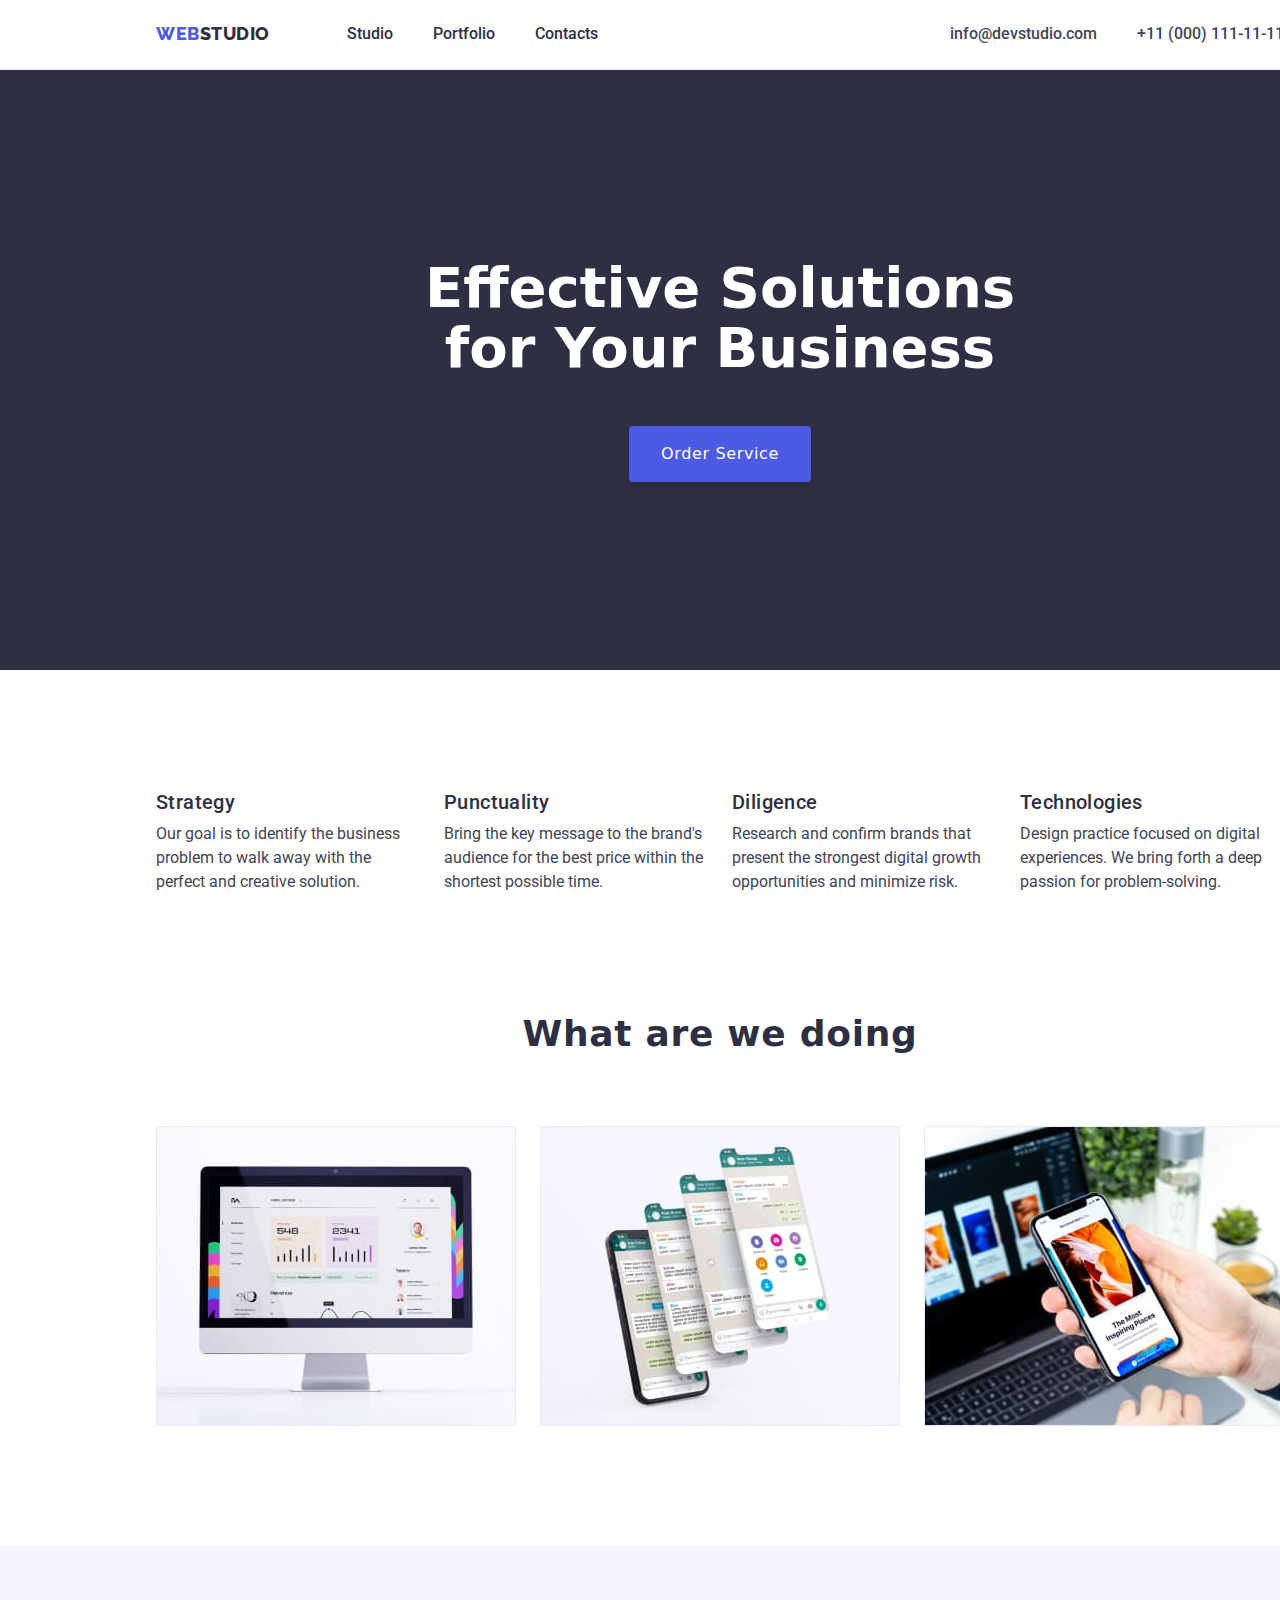
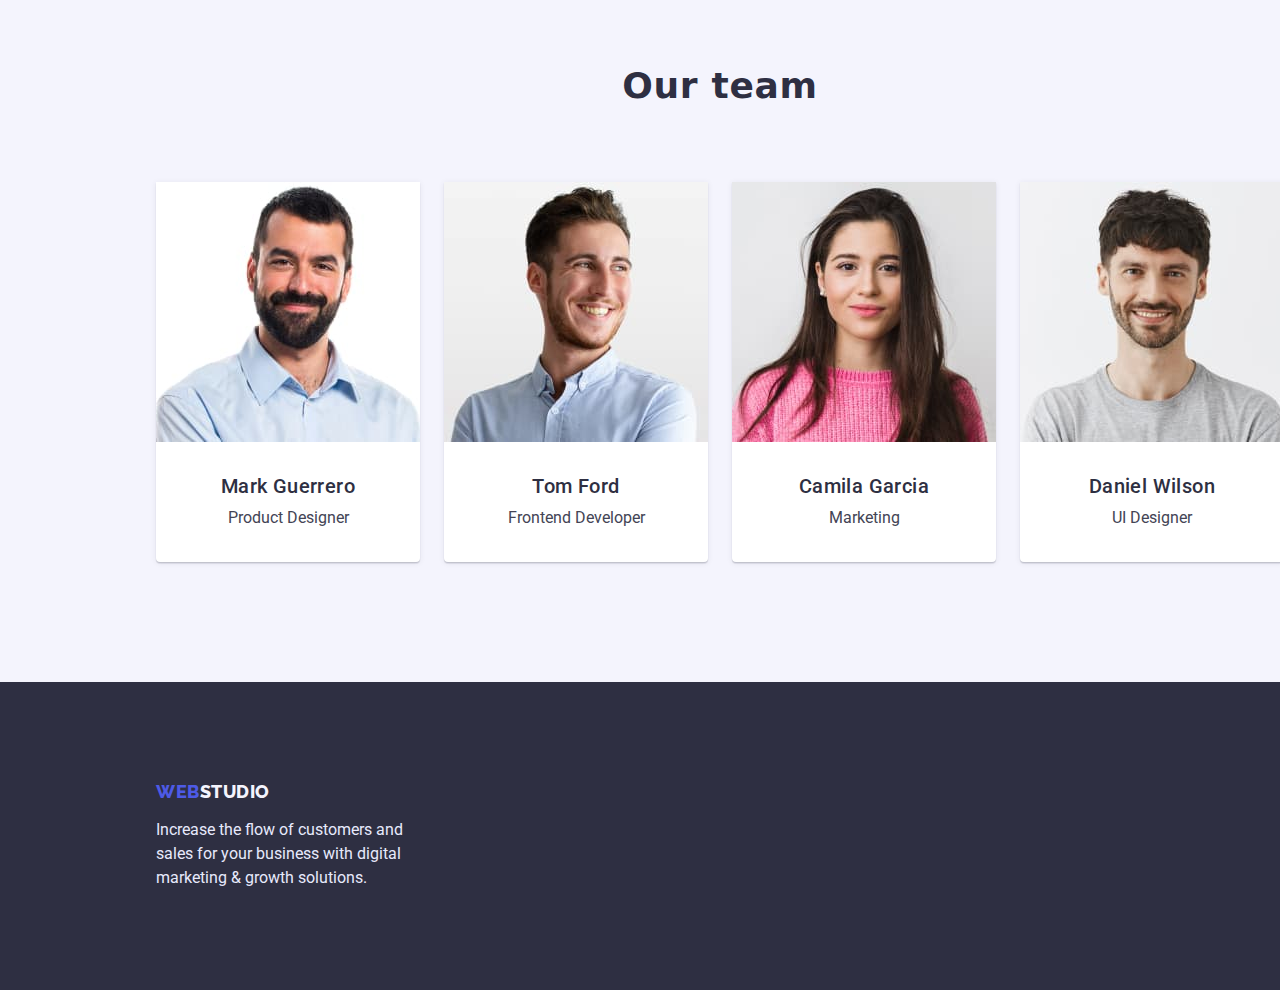
<file: index.html>
<!DOCTYPE html>
<html lang="en">

<head>
    <meta charset="UTF-8">
    <meta http-equiv="X-UA-Compatible" content="IE=edge">
    <meta name="viewport" content="width=device-width, initial-scale=1.0">
    <title>Web Studio project</title>
    <link rel="stylesheet" href="./css/styles.css">
    <link href="https://fonts.googleapis.com/css2?family=Raleway:wght@800&family=Roboto:wght@400;500;700&display=swap"
        rel="stylesheet">

    <link rel="stylesheet"
        href="https://cdnjs.cloudflare.com/ajax/libs/modern-normalize/1.1.0/modern-normalize.min.css ">
</head>

<body>
    <!-- header -->
    <header class="header">
        <div class="container header-container">
            <nav class="nav-block">
                <a class="link logo nav-link" href="./index.html">WEB<span class="accent">STUDIO</span></a>

                <ul class="list nav-list">
                    <li class="nav-item"><a class="link nav-link" href="./index.html">Studio</a></li>
                    <li class="nav-item"><a class="link nav-link" href="./portfolio.html">Portfolio</a></li>
                    <li class="nav-item"><a class="link nav-link" href="./contacts.html">Contacts</a></li>
                </ul>
            </nav>
            <ul class="list header-list contacts-list">
                <li class="contacts-item"><a class="link nav-link contact-item"
                        href="mailto:info@devstudio.com">info@devstudio.com</a></li>
                <li class="contacts-item"><a class="link nav-link contact-item" href="tel:+110001111111">+11 (000)
                        111-11-11</a></li>
            </ul>
        </div>
    </header>

    <!-- main -->
    <main class="main">
        <!-- HERO -->
        <section class="hero section">
            <div class="container">
                <h1 class="hero-header">Effective Solutions</br>
                    for Your Business
                </h1>
                <button type="button" class="hero-button button">
                    Order Service
                </button>
            </div>
        </section>
        <!-- ABOUT US -->
        <section class="about-us section">
            <div class="container">
                <h2 class="hidden">About us</h2>
                <ul class="about-us-list list horizontal-list">
                    <li class="about-us-item">
                        <h3 class="about-us-header header-3">Strategy</h3>
                        <p class="text">Our goal is to identify the business
                            problem to walk away with the perfect
                            and creative solution. </p>
                    </li>
                    <li class="about-us-item">
                        <h3 class="about-us-header header-3">Punctuality</h3>
                        <p class="text">Bring the key message to the brand's audience
                            for the best price
                            within the shortest possible time.</p>
                    </li>
                    <li class="about-us-item">
                        <h3 class="about-us-header header-3">Diligence</h3>
                        <p class="text">Research and confirm brands that present
                            the strongest digital
                            growth opportunities and minimize risk.</p>
                    </li>
                    <li class="about-us-item">
                        <h3 class="about-us-header header-3">Technologies</h3>
                        <p class="text">Design practice focused on digital experiences.
                            We bring forth
                            a deep passion for problem-solving.</p>
                    </li>
                </ul>
            </div>
        </section>
        <!-- WHAT ARE WE DOING -->
        <section class="section doing-section">
            <div class="container ">
                <h2 class="section-header doing-header">What are we doing</h2>
                <ul class="list doing-list">
                    <li class="doing-item"><img src="./images/img1.jpg" width="360" alt="Web design"></li>
                    <li class="doing-item"><img src="./images/img2.jpg" width="360" alt="Mobile design"></li>
                    <li class="doing-item"><img src="./images/img3.jpg" width="360" alt="Cross-platform design"></li>
                </ul>
            </div>
        </section>
        <!-- OUR TEAM -->
        <section class="our-team section">
            <div class="container">
                <h2 class="section-header our-team-header">Our team</h2>
                <ul class="our-team-list list">
                    <li class="our-team-item">
                        <img src="./images/imgMarkGuerrero.jpg" width="264" alt="Photo of Mark Guerrero">
                        <div class="our-team-item-descr">

                            <h3 class="header-3">Mark Guerrero</h3>
                            <p class="text">Product Designer</p>
                        </div>
                    </li>
                    <li class="our-team-item">
                        <img src="./images/imgTomFord.jpg" width="264" alt="Photo of Tom Ford">
                        <div class="our-team-item-descr">

                            <h3 class="header-3">Tom Ford</h3>
                            <p class="text">Frontend Developer</p>
                        </div>
                    </li>
                    <li class="our-team-item">
                        <img src="./images/imgCamilaGarcia.jpg" width="264" alt="Photo of Camila Garcia">
                        <div class="our-team-item-descr">

                            <h3 class="header-3">Camila Garcia</h3>
                            <p class="text">Marketing</p>
                        </div>
                    </li>
                    <li class="our-team-item">
                        <img src="./images/imgDanielWilson.jpg" width="264" alt="Photo of Daniel Wilson">
                        <div class="our-team-item-descr">

                            <h3 class="header-3">Daniel Wilson</h3>
                            <p class="text">UI Designer</p>
                        </div>
                    </li>
                </ul>
            </div>
        </section>
    </main>

    <!--=== FOOTER ===-->
    <footer class="footer">
        <div class="container">
            <a class="link logo" href="./index.html">WEB<span class="accent-dark-theme">STUDIO</span></a>
            <p class="dark-theme text">Increase the flow of customers and sales for your business with digital
                marketing & growth solutions.</p>
        </div>
    </footer>

</body>

</html>
</file>
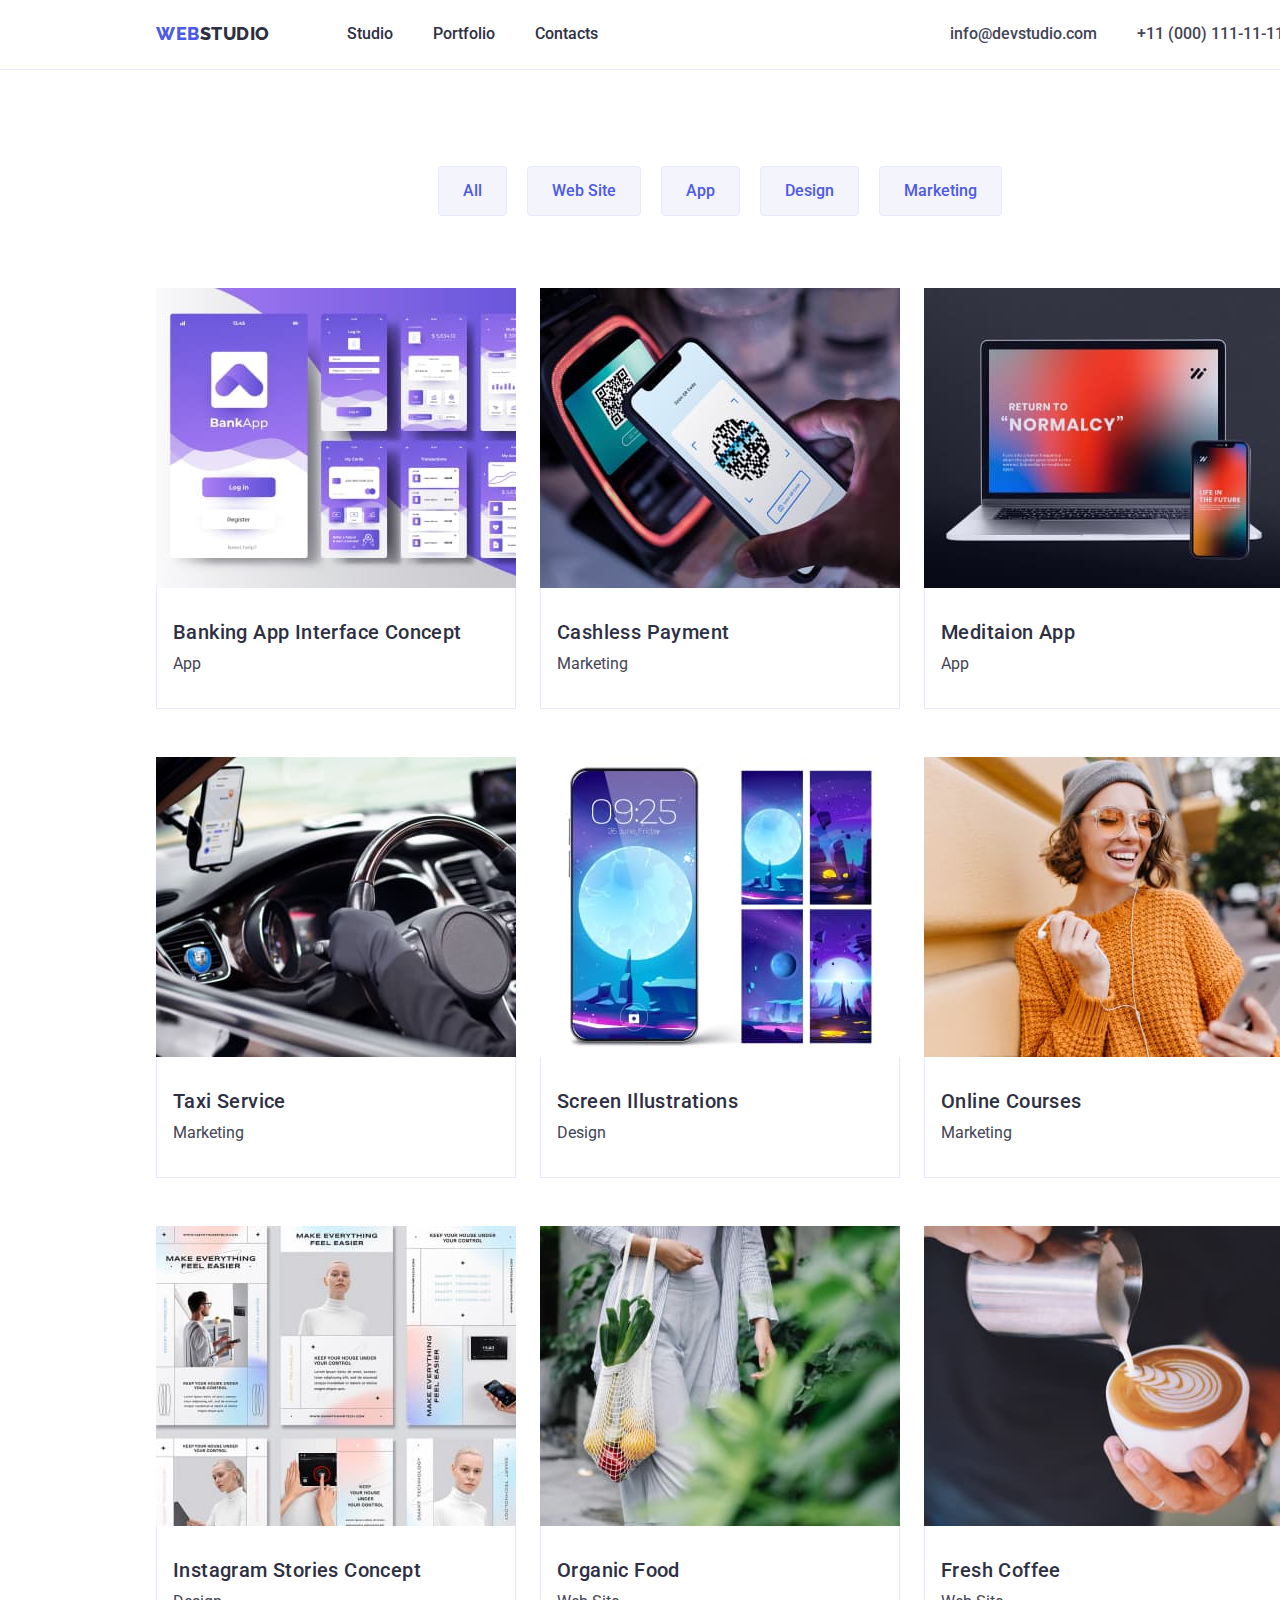
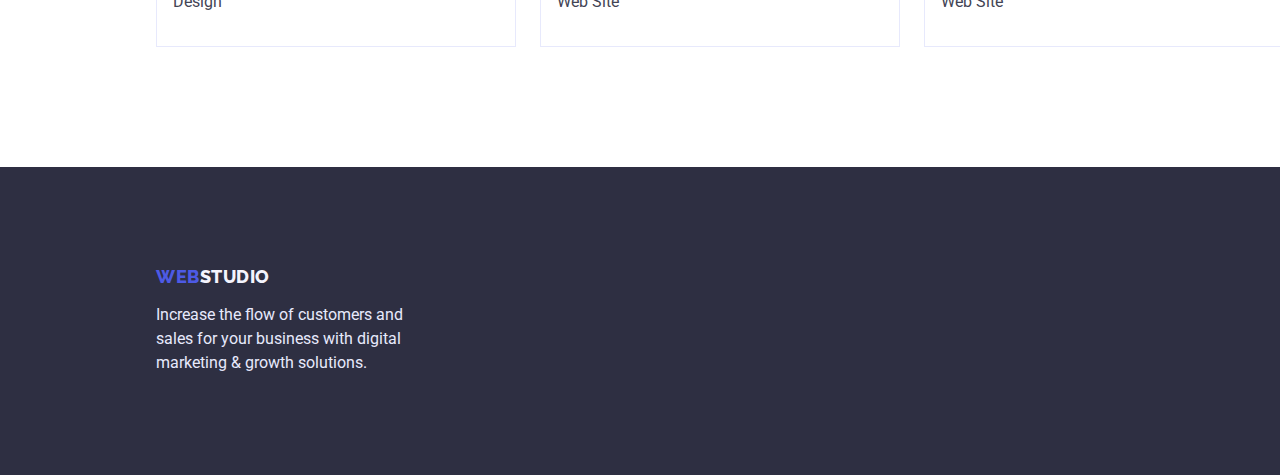
<file: portfolio.html>
<!DOCTYPE html>
<html lang="en">

<head>
    <meta charset="UTF-8">
    <meta http-equiv="X-UA-Compatible" content="IE=edge">
    <meta name="viewport" content="width=device-width, initial-scale=1.0">
    <title>Portfolio</title>
    <link rel="stylesheet" href="./css/styles.css">
    <link href="https://fonts.googleapis.com/css2?family=Raleway:wght@800&family=Roboto:wght@400;500;700&display=swap"
        rel="stylesheet">

    <link rel="stylesheet"
        href="https://cdnjs.cloudflare.com/ajax/libs/modern-normalize/1.1.0/modern-normalize.min.css ">

</head>

<body>
    <!--====== header ======-->
    <header class="header">
        <div class="container header-container">
            <nav class="nav-block">
                <a class="link logo nav-link" href="./index.html">WEB<span class="accent">STUDIO</span></a>

                <ul class="list nav-list">
                    <li class="nav-item">
                        <a class="link nav-link" href="./index.html">Studio

                        </a>
                    </li>
                    <li class="nav-item">
                        <a class="link nav-link" href="./portfolio.html">Portfolio

                        </a>
                    </li>
                    <li class="nav-item">
                        <a class="link nav-link" href="./contacts.html">Contacts

                        </a>
                    </li>
                </ul>
            </nav>
            <ul class="list header-list contacts-list">
                <li class="contacts-item">
                    <a class="link nav-link contact-item" href="mailto:info@devstudio.com">info@devstudio.com
                    </a>
                </li>
                <li class="contacts-item">
                    <a class="link nav-link contact-item" href="tel:+110001111111">+11 (000) 111-11-11
                    </a>
                </li>
            </ul>
        </div>
    </header>

    <main class="portfolio-main">
        <section class="section">
            <div class="container">
                <h1 class="hidden">Web design portfolio</h1>

                <!--====== BUTTONS ======-->
                <ul class="filter-list list">
                    <li class="filter-item">
                        <button type="button" class="filter-button button">
                            All
                        </button>
                    </li>
                    <li class="filter-item">
                        <button type="button" class="filter-button button">
                            Web Site
                        </button>
                    </li>
                    <li class="filter-item">
                        <button type="button" class="filter-button button">
                            App
                        </button>
                    </li>
                    <li class="filter-item">
                        <button type="button" class="filter-button button">
                            Design
                        </button>
                    </li>
                    <li class="filter-item">
                        <button type="button" class="filter-button button">
                            Marketing
                        </button>
                    </li>
                </ul>

                <!--====== ITEMS ======-->
                <ul class="list portfolio-list">
                    <li class="portfolio-item">
                        <img class="section-img" src="./images/portfolio-1.jpg" alt="Project thumbnail">
                        <div class="portfolio-txt">

                            <h3 class="header-3">Banking App Interface Concept</h3>
                            <p class="portfolio-item-text  text text">App</p>
                        </div>
                    </li>
                    <li class="portfolio-item">
                        <img src="./images/portfolio-2.jpg" alt="Project thumbnail">
                        <div class="portfolio-txt">

                            <h3 class="header-3">Cashless Payment</h3>
                            <p class="portfolio-item-text  text text">Marketing</p>
                        </div>
                    </li>
                    <li class="portfolio-item">
                        <img src="./images/portfolio-3.jpg" alt="Project thumbnail">
                        <div class="portfolio-txt">
                            <h3 class="header-3">Meditaion App</h3>
                            <p class="portfolio-item-text  text text">App</p>
                        </div>
                    </li>
                    <li class="portfolio-item">
                        <img src="./images/portfolio-4.jpg" alt="Project thumbnail">
                        <div class="portfolio-txt">

                            <h3 class="header-3">Taxi Service</h3>
                            <p class="portfolio-item-text  text">Marketing</p>
                        </div>
                    </li>
                    <li class="portfolio-item">
                        <img src="./images/portfolio-5.jpg" alt="Project thumbnail">
                        <div class="portfolio-txt">

                            <h3 class="header-3">Screen Illustrations</h3>
                            <p class="portfolio-item-text  text">Design</p>
                        </div>
                    </li>
                    <li class="portfolio-item">
                        <img src="./images/portfolio-6.jpg" alt="Project thumbnail">
                        <div class="portfolio-txt">

                            <h3 class="header-3">Online Courses</h3>
                            <p class="portfolio-item-text  text">Marketing</p>
                        </div>
                    </li>
                    <li class="portfolio-item">
                        <img src="./images/portfolio-7.jpg" alt="Project thumbnail">
                        <div class="portfolio-txt">

                            <h3 class="header-3">Instagram Stories Concept</h3>
                            <p class="portfolio-item-text  text">Design</p>
                        </div>
                    </li>
                    <li class="portfolio-item">
                        <img src="./images/portfolio-8.jpg" alt="Project thumbnail">
                        <div class="portfolio-txt">

                            <h3 class="header-3">Organic Food</h3>
                            <p class="portfolio-item-text  text">Web Site</p>
                        </div>
                    </li>
                    <li class="portfolio-item">
                        <img src="./images/portfolio-9.jpg" alt="Project thumbnail">
                        <div class="portfolio-txt">

                            <h3 class="header-3">Fresh Coffee</h3>
                            <p class="portfolio-item-text  text">Web Site</p>
                        </div>
                    </li>
                </ul>
            </div>
        </section>
    </main>

    <!--=== FOOTER ===-->
    <footer class="footer">
        <div class="container">
            <a class="link logo" href="./index.html">WEB<span class="accent-dark-theme">STUDIO</span></a>
            <p class="dark-theme text">Increase the flow of customers and sales for your business with digital
                marketing & growth solutions.</p>
        </div>
    </footer>
</body>

</html>
</file>
<file: css/styles.css>
:root {
   /* fonts */
   --main-font: 'Roboto';
   --logo-font: 'Raleway';

   /* bg colors */
   --background-main: #E5E5E5;
   --background-items: #E7E9FC;
   --dark-bg: #2E2F42;
   --second-light-bg: #F4F4FD; /* CLOUD */

   /* text colors */
   --accent: #4D5AE5; /* IRIS */
   --main-txt: #434455; /* SLATE */
   --txt-heading: #2E2F42;
   --hero-txt: #ffffff;
   --text-dark-theme: #E7E9FC;

   /* buttons and accents */
   --shadow: rgba(0, 0, 0, 0.15);
   --hoover-focus: #404BBF;
   --button: #E7E9FC; /* CORNFLOWER*/
   --white: #ffffff;
}

/* Общие стили элементов для всего сайта */
body {
   font-family: var(--main-font), sans-serif;
   color: var(--main-txt);
   width: 1440px;
}
ul, li, p,h1,h2,h3 {
   margin: 0;
   padding: 0;
}
img {
   display: block;
   max-width: 100%;
   height: auto;
   margin: 0;
   padding: 0;
}
.list {
   list-style-type: none;
}

.horizontal-list li {
   display: inline-block;
}

.link {
   text-decoration-line: none;
   font-family: var(--main-font), sans-serif;
   font-weight: 500;
   font-style: normal;
}

.button {
   font-style: inherit;
}

.container {
   max-width: 1158px;
   padding: 0 15px;
   margin: 0 auto;
}

/* flex MARGINS PADDINGS */
.section {
   padding: 120px 0;
}

/* header */

.header-container {
   display: flex;
   flex-direction: row;
   align-items: center;
   justify-content: space-between;
}
.logo {
   margin-right: 76px;
}

.nav-block {
   display: flex;
   flex-direction: row;
}
.nav-list {
   display:flex;
   gap: 40px;
   align-items: center;
}
.nav-link {
   padding: 24px 0;
   color: var(--txt-heading);
}
.contacts-list {
   display: flex;
   gap: 40px;
   padding:0;
}
.contact-item {
   color: var(--main-txt);
}

/* HERO */
.hero {
   display:flex;
   justify-content: center;
   align-items: center; 
   padding: 188px 0;
}
.hero-button {
padding: 16px 32px;
}
.hero > .container {
   display: flex;
   flex-direction: column;
   align-items: center;
   gap: 48px;
}
.hero-header {
   margin: 0;
   padding: 0;
}

/* ABOUT US */
.about-us-list {
   display: flex;
   gap: 24px;
   justify-content: space-between;
   align-items: center;
   margin: 0;
}
.about-us-header {
   margin:0;
   margin-bottom: 8px;
}
.text {
   margin: 0;
}

/* What are we doing */
.doing-section {
   padding-top: 0;
}
.doing-list {
   display: flex;
   justify-content: space-between;
}
.doing-header {
   margin-bottom: 72px;
}

/* OUR TEAM */
/* .our-team {
   padding: 120px 0;
} */
.our-team-header {
   margin: 0 0 76px 0;
}
.our-team-list {
   display: flex;
   gap: 24px;
}
.our-team-item {
   background: var(--white);
   box-shadow: 0px 1px 6px rgba(46, 47, 66, 0.08), 0px 1px 1px rgba(46, 47, 66, 0.16), 0px 2px 1px rgba(46, 47, 66, 0.08);
   border-radius: 0px 0px 4px 4px;
}
/* .our-team-item-desc > .header-3 {
   margin-bottom: 8px;
} */
.our-team-item-descr {
   padding: 32px 0;
}

/* FOOTER */
.footer {
   padding: 100px 0;
   text-align: start;
}
.footer > .container > .text {
   max-width: 264px;
   margin-top: 16px;
}

/* ====== PORTFOLIO ====== */
.portfolio-main > .section {
   padding: 96px 0 120px 0;
}

/* === BUTTONS === */
.filter-button {
   padding: 12px 24px;
}
.filter-list {
   display: flex;
   gap: 48px 20px;
   justify-content: center;
   flex-wrap: wrap;
}
.filter-list {
   margin-bottom: 72px;
}
.filter-item {
   background: var(--white);
   }

/* === ITEMS === */
.portfolio-list {
   display: flex;
   gap: 48px 24px;
   flex-wrap: wrap;
}
.portfolio-txt {
   padding: 32px 16px;
   border: 1px solid var(--background-items);
   border-top: none;
}




/* ============== colors and font =============== */

/* header */
.header {
   border-bottom: 1px solid var(--button);
}

.header-3 {
   font-family: var(--main-font), sans-serif;
   font-style: normal;
   font-weight: 500;
   font-size: 20px;
   line-height: 24px;
   letter-spacing: 0.02em;
   color: var(--txt-heading);
   margin-bottom: 8px;
}

.nav {
   font-size: 16px;
   line-height: calc(24 / 26);
   color: var(--txt-heading);
   font-weight: 500;
}

.text {
   font-size: 16px;
   line-height: calc(24 / 16);
   font-weight: 400;
   color: var(--main-txt);
   font-family: var(--main-font),sans-serif;
}

.contacts-item {
   color: var(--main-txt);
}

/* logo */
.logo {
   font-family: var(--logo-font), sans-serif;
   font-size: 18px;
   text-decoration-line: none;
   color: var(--accent);
   width: 115px;

   display: flex;
   align-items: center;
   letter-spacing: 0.03em;
   text-transform: uppercase;
   font-weight: 800;
}

.logo>.accent {
   color: var(--txt-heading);
}

/* hero */
.hero {
   background-color: #2E2F42;
   color: var(--hero-txt);
   text-align: center;
}
.hero > .container > .button  {
   align-items: center;
}

.hero-header {
   font-weight: 700;
   font-size: 56px;
   line-height: calc(60 / 56);
}


.hero-button {
   background: var(--accent);
   box-shadow: 0px 4px 4px var(--shadow);
   border-radius: 4px;
   border: none;
   color: var(--hero-txt);
   display: flex;
   align-items: center;
   letter-spacing: 0.04em;
   font-weight: 500;
   font-size: 16px;
   line-height: calc(24 / 16);
}

/* about us */

.section-header {
   font-weight: 700;
   font-size: 36px;
   line-height: calc(40 / 36);
   letter-spacing: 0.02em;
   color: var(--txt-heading);
   text-align: center;
}

.about-us-item {
   width: 264px;
}


/* our team section */

.our-team {
   background-color: var(--second-light-bg);
   text-align: center;
}

/* footer */
.footer {
   background-color: var(--dark-bg);
   color: var(--second-light-bg)
}

.accent-dark-theme {
   color: var(--second-light-bg);
}

.dark-theme {
   color: var(--text-dark-theme);
}

.accent-dark-theme {
   color: var(--second-light-bg)
}

/* FOCUS */
.link:hover,
.link:focus {
   color: var(--hoover-focus);
   cursor: pointer;
}

.button:hover,
.button:focus {
   background: var(--hoover-focus);
   color: var(--focus-txt);
   cursor: pointer;
}


/* PORTFOLIO */

.filter-button {
   background: var(--second-light-bg);
   border: 1px solid var(--button);
   border-radius: 4px;

   color:var(--accent);
   font-family: var(--main-font);
   font-style: normal;
   font-weight: 500;
   font-size: 16px;
   line-height: 24px;
}
.filter-button:hover, 
.filter-button:focus {
   color: var(--white);
}


/* ==================  HIDDEN ======================== */
.hidden {
      position: absolute;
      width: 1px;
      height: 1px;
      margin: -1px;
      border: 0;
      padding: 0;
      white-space: nowrap;
      clip-path: inset(100%);
      clip: rect(0 0 0 0);
      overflow: hidden;
}
</file>
